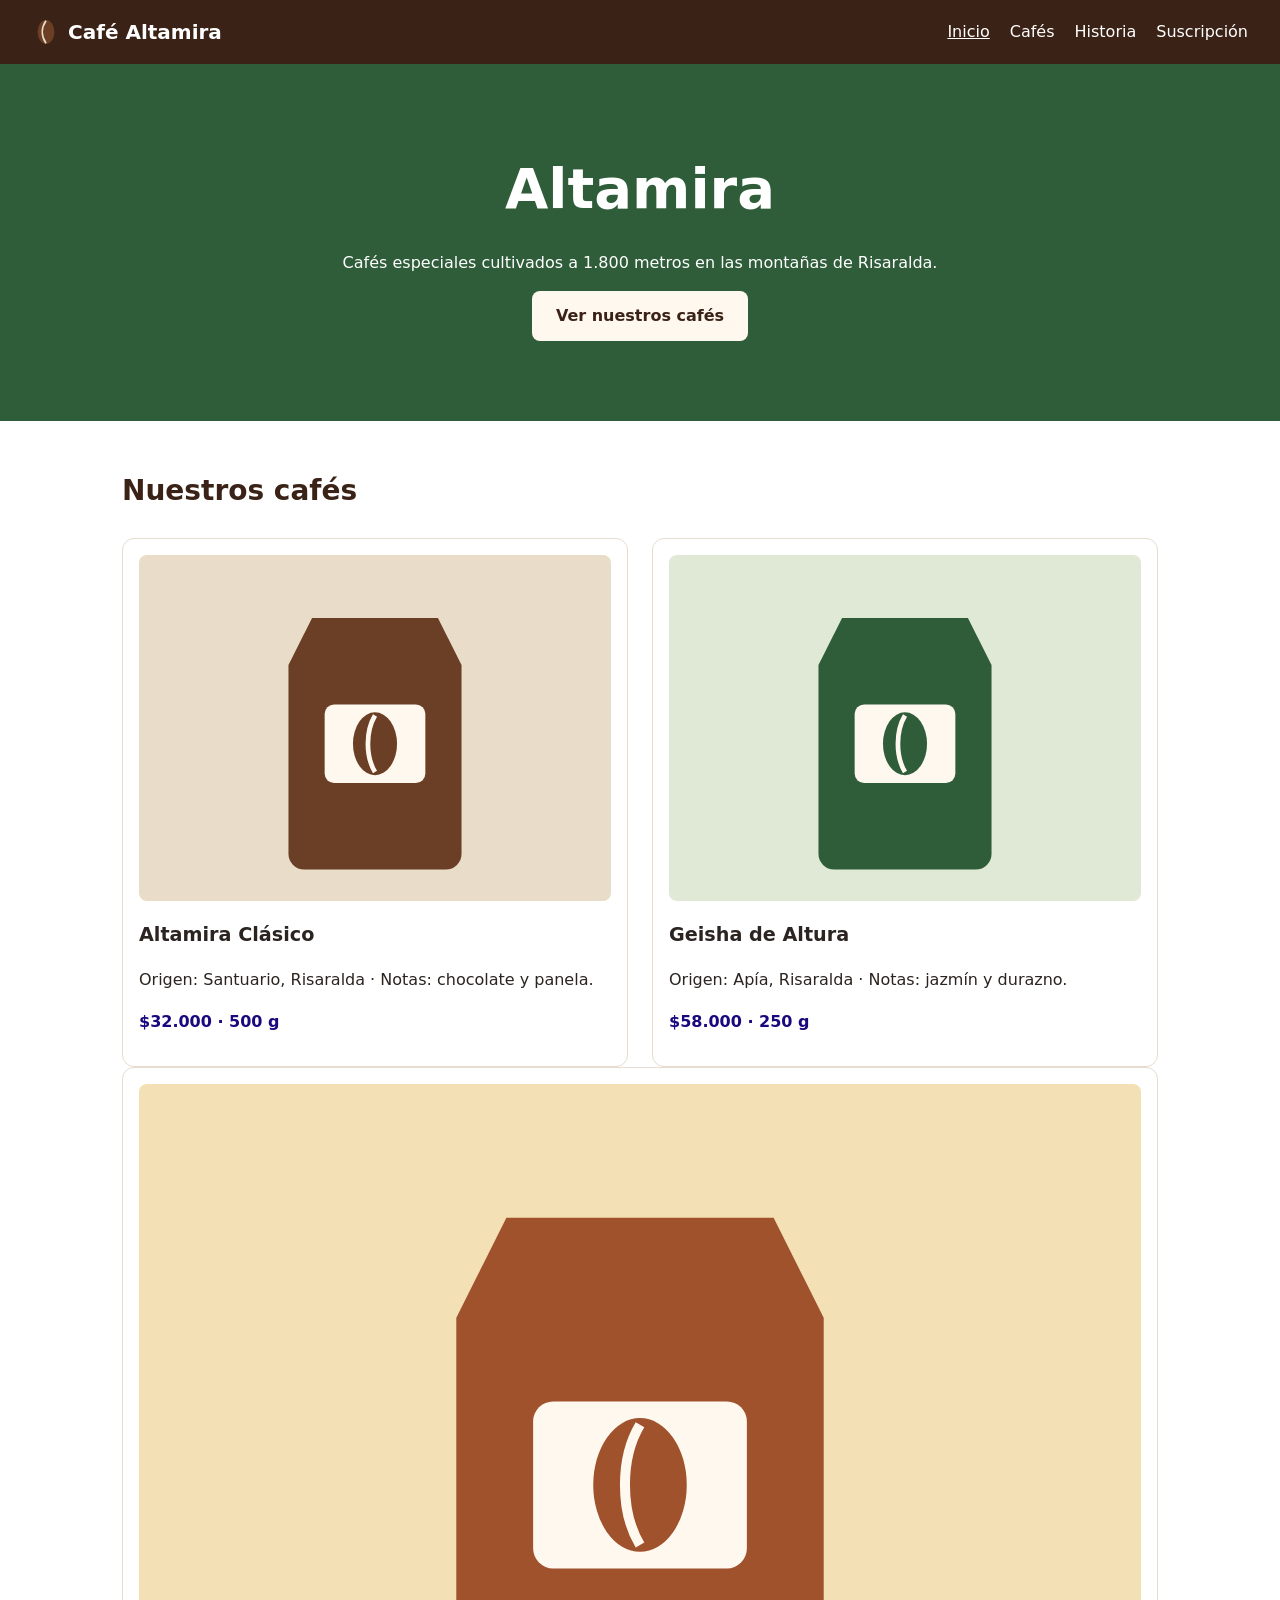
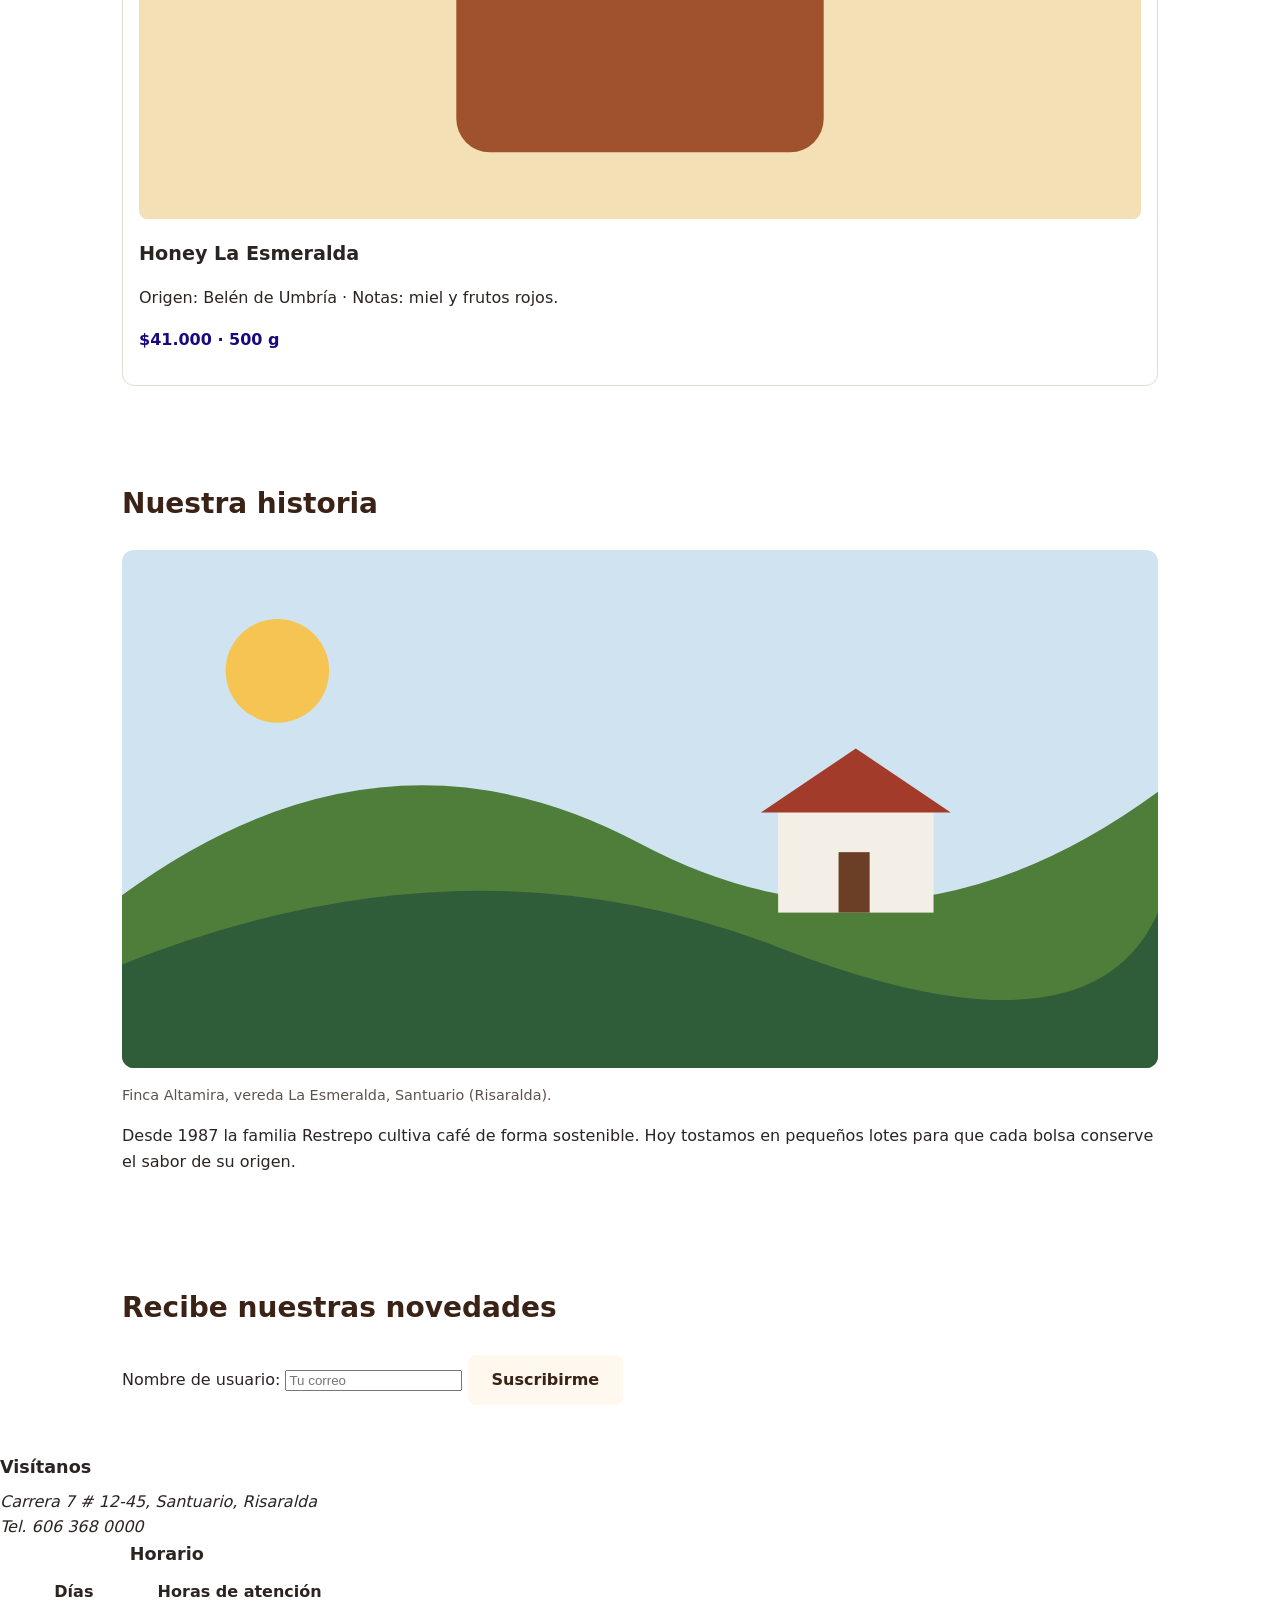
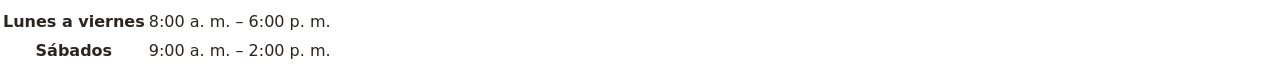
<file: cafe-altamira/index.html>
<!DOCTYPE html>
<html lang="es">
<head>
  <meta charset="UTF-8">
  <meta name="viewport" content="width=device-width, initial-scale=1.0">
  <title>Café Altamira · Cafés especiales del Eje Cafetero</title>
  <link rel="stylesheet" href="css/estilos.css">
</head>
<body>
  <!-- ============================================================
       TODO G1 (parte 1): el PRIMER elemento del body debe ser un enlace
       "Saltar al contenido" con class="saltar" que lleve a #contenido.
       ============================================================ -->
    <a class="saltar" href="#contenido">Saltar al contenido</a>
  <!-- ============================================================
       EJEMPLO RESUELTO 1 · Encabezado y navegación
       - <header> es un landmark: el lector de pantalla lo anuncia como "banner".
       - <nav> con aria-label distingue este menú de otros menús de la página.
       - Los enlaces van en una lista <ul>: el lector anuncia "lista, 4 elementos".
       ============================================================ -->
  <header class="encabezado">
    <a class="logo" href="index.html">
      <img src="img/grano.svg" alt="" width="28" height="28">
      Café Altamira
    </a>
    <nav aria-label="Principal">
      <ul class="menu">
        <li><a href="index.html" aria-current="page">Inicio</a></li>
        <li><a href="#cafes">Cafés</a></li>
        <li><a href="#historia">Historia</a></li>
        <li><a href="#suscripcion">Suscripción</a></li>
      </ul>
    </nav>
  </header>

  <!-- TODO G1 (parte 2): este div es el contenido principal.
       Conviértelo en <main id="contenido"> (y cierra con </main>). -->
  <main id="contenido">

    <!-- TODO G1 (parte 3): el título de la portada es un div con letra grande.
         Debe ser el ÚNICO <h1> de la página. -->
    <div class="hero">
      <h1> Altamira</h1>
      <p>Cafés especiales cultivados a 1.800 metros en las montañas de Risaralda.</p>
      <a class="boton" href="#cafes">Ver nuestros cafés</a>
    </div>

    <!-- ============================================================
         TODO G2 · Catálogo
         - El contenedor debe ser <section id="cafes"> con un <h2>.
         - Cada producto debe ser un <article> con el nombre en <h3>.
         - Cada imagen necesita un alt que describa el producto (no el nombre del archivo).
         ============================================================ -->
    <section class="seccion" id="cafes">
      <h2>Nuestros cafés</h2>
      <div class="productos">
        <article class="producto">
          <img src="img/cafe-clasico.svg" alt="cafe clasico" width="300" height="220">
          <h3>Altamira Clásico</h3>
          <p>Origen: Santuario, Risaralda · Notas: chocolate y panela.</p>
          <p class="precio">$32.000 · 500 g</p>
        </article>
        <article class="producto">
          <img src="img/cafe-geisha.svg" alt="cafe Geisha" width="300" height="220">
          <h3>Geisha de Altura</h3>
          <p>Origen: Apía, Risaralda · Notas: jazmín y durazno.</p>
          <p class="precio">$58.000 · 250 g</p>
        </div>
        </article>
        <article class="producto">
          <img src="img/cafe-honey.svg" alt="cafe Honey" width="300" height="220">
          <h3>Honey La Esmeralda</h3>
          <p>Origen: Belén de Umbría · Notas: miel y frutos rojos.</p>
          <p class="precio">$41.000 · 500 g</p>
        </div>
        </article>
      </div>
    </section>

    <!-- ============================================================
         EJEMPLO RESUELTO 2 · Sección con figura
         - aria-labelledby une la sección con su título: el lector la anuncia
           como "región, Nuestra historia".
         - <figure> + <figcaption> asocian la imagen con su pie de foto.
         - El alt describe lo que se VE; el figcaption agrega contexto.
         ============================================================ -->
    <section id="historia" class="seccion" aria-labelledby="historia-titulo">
      <h2 id="historia-titulo">Nuestra historia</h2>
      <figure class="figura">
        <img src="img/finca.svg" width="600" height="300"
             alt="Casa de la finca con techo rojo entre montañas verdes cubiertas de cafetales">
        <figcaption>Finca Altamira, vereda La Esmeralda, Santuario (Risaralda).</figcaption>
      </figure>
      <p>Desde 1987 la familia Restrepo cultiva café de forma sostenible. Hoy tostamos
        en pequeños lotes para que cada bolsa conserve el sabor de su origen.</p>
    </section>

    <!-- ============================================================
         TODO G3 · Suscripción
         - Usa <section id="suscripcion"> con un <h2> y un <form> real.
         - El campo de correo necesita: <label for="...">, type="email", id y required.
         - El "botón" es un div con onclick: cámbialo por <button type="submit">.
         ============================================================ -->
    <section id="suscripcion" class="seccion">
      <h2>Recibe nuestras novedades</h2>
      <form>
        <label for="correito">Nombre de usuario:</label>
        <input type="email" id="correito" placeholder="Tu correo" required>
        <button type="submit" class="boton" onclick="alert('¡Gracias!')">Suscribirme</button>
      </form>
    </section>

  </main>
  <!-- ============================================================
       TODO G4 · Pie de página
       - El contenedor debe ser <footer>.
       - La dirección y el teléfono van dentro de <address>.
       - El horario es una tabla de datos: <table> con <caption>,
         y celdas de encabezado <th scope="col"> / <th scope="row">.
       ============================================================ -->
  <footer>
    <div>
      <div class="pie-titulo">Visítanos</div>
      <address>Carrera 7 # 12-45, Santuario, Risaralda</address>
      <address>Tel. 606 368 0000</address>
    </div>
    <table>
      <caption class="pie-titulo">Horario</caption>
        <thead>
          <tr>
            <th scope="col">Días</th>
            <th scope="col">Horas de atención</th>
          </tr>
        </thead>
        <tbody>
          <tr>
            <th scope="row">Lunes a viernes</th>
            <td>8:00 a. m. – 6:00 p. m.</td>
          </tr>
          <tr>
            <th scope="row">Sábados</th>
            <td>9:00 a. m. – 2:00 p. m.</td>
          </tr>
        </tbody>
    </table>
  </footer>
</body>
</html>
</file>
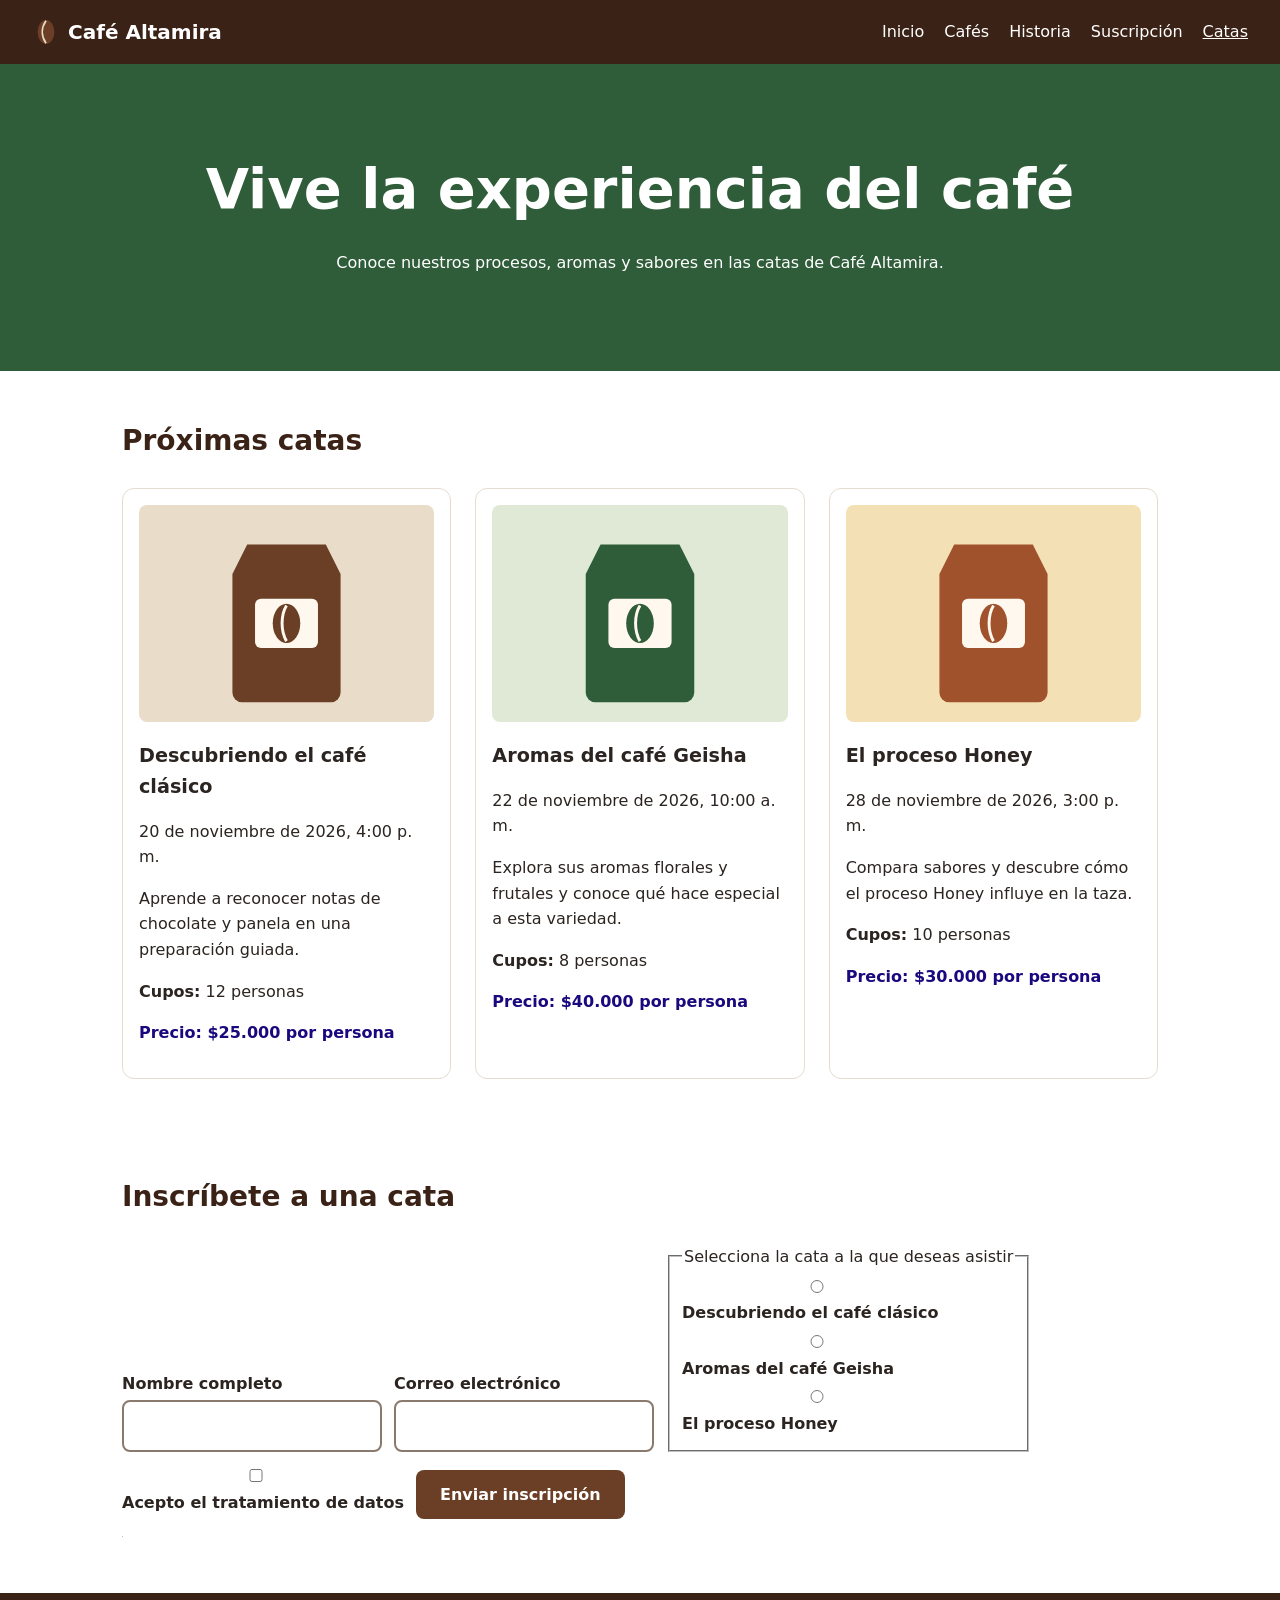
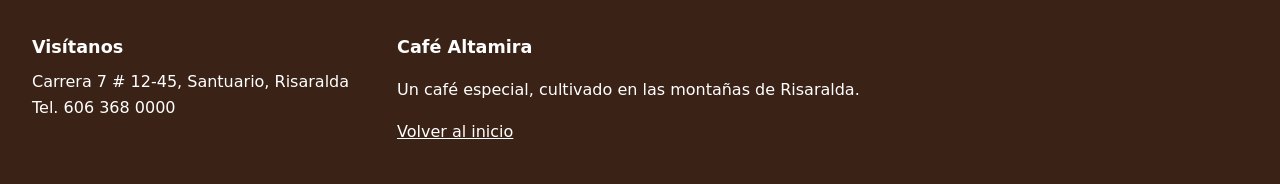
<file: cafe-altamira/eventos.html>
<!DOCTYPE html>
<html lang="es">
<head>
  <meta charset="UTF-8">
  <meta name="viewport" content="width=device-width, initial-scale=1.0">
  <title>Catas de café · Café Altamira</title>
  <link rel="stylesheet" href="css/estilos.css">
</head>
<body>
  <a class="saltar" href="#contenido">Saltar al contenido</a>

  <header class="encabezado">
    <a class="logo" href="index.html">
      <img src="img/grano.svg" alt="" width="28" height="28">
      Café Altamira
    </a>
    <nav aria-label="Principal">
      <ul class="menu">
        <li><a href="index.html">Inicio</a></li>
        <li><a href="index.html#cafes">Cafés</a></li>
        <li><a href="index.html#historia">Historia</a></li>
        <li><a href="index.html#suscripcion">Suscripción</a></li>
        <li><a href="eventos.html" aria-current="page">Catas</a></li>
      </ul>
    </nav>
  </header>

  <main id="contenido">
    <section class="hero">
      <h1>Vive la experiencia del café</h1>
      <p>Conoce nuestros procesos, aromas y sabores en las catas de Café Altamira.</p>
    </section>

    <section class="seccion" aria-labelledby="catas-titulo">
      <h2 id="catas-titulo">Próximas catas</h2>
      <div class="productos">
        <article class="producto">
          <img src="img/cafe-clasico.svg" alt="Bolsa de café Altamira Clásico, de notas achocolatadas" width="300" height="220">
          <h3>Descubriendo el café clásico</h3>
          <p><time datetime="2026-11-20T16:00">20 de noviembre de 2026, 4:00 p. m.</time></p>
          <p>Aprende a reconocer notas de chocolate y panela en una preparación guiada.</p>
          <p><strong>Cupos:</strong> 12 personas</p>
          <p class="precio"><strong>Precio:</strong> $25.000 por persona</p>
        </article>

        <article class="producto">
          <img src="img/cafe-geisha.svg" alt="Presentación del café Geisha de Altura" width="300" height="220">
          <h3>Aromas del café Geisha</h3>
          <p><time datetime="2026-11-22T10:00">22 de noviembre de 2026, 10:00 a. m.</time></p>
          <p>Explora sus aromas florales y frutales y conoce qué hace especial a esta variedad.</p>
          <p><strong>Cupos:</strong> 8 personas</p>
          <p class="precio"><strong>Precio:</strong> $40.000 por persona</p>
        </article>

        <article class="producto">
          <img src="img/cafe-honey.svg" alt="Café Honey La Esmeralda, de notas dulces y frutales" width="300" height="220">
          <h3>El proceso Honey</h3>
          <p><time datetime="2026-11-28T15:00">28 de noviembre de 2026, 3:00 p. m.</time></p>
          <p>Compara sabores y descubre cómo el proceso Honey influye en la taza.</p>
          <p><strong>Cupos:</strong> 10 personas</p>
          <p class="precio"><strong>Precio:</strong> $30.000 por persona</p>
        </article>
      </div>
    </section>

    <section class="seccion" aria-labelledby="inscripcion-titulo">
      <h2 id="inscripcion-titulo">Inscríbete a una cata</h2>
      <form class="formulario" action="#" method="get">
        <div>
          <label for="nombre">Nombre completo</label>
          <input type="text" id="nombre" name="nombre" autocomplete="name" required>
        </div>

        <div>
          <label for="correo">Correo electrónico</label>
          <input type="email" id="correo" name="correo" autocomplete="email" required>
        </div>

        <fieldset>
          <legend>Selecciona la cata a la que deseas asistir</legend>
          <div>
            <input type="radio" id="cata-clasico" name="cata" value="clasico" required>
            <label for="cata-clasico">Descubriendo el café clásico</label>
          </div>
          <div>
            <input type="radio" id="cata-geisha" name="cata" value="geisha">
            <label for="cata-geisha">Aromas del café Geisha</label>
          </div>
          <div>
            <input type="radio" id="cata-honey" name="cata" value="honey">
            <label for="cata-honey">El proceso Honey</label>
          </div>
        </fieldset>

        <div>
          <input type="checkbox" id="datos" name="datos" required>
          <label for="datos">Acepto el tratamiento de datos</label>
        </div>

        <button type="submit" class="boton">Enviar inscripción</button>
      </form>
      <img src="img/grano.svg" alt="" width="1" height="1" aria-hidden="true">
    </section>
  </main>

  <footer class="pie">
    <div>
      <h2>Visítanos</h2>
      <address>Carrera 7 # 12-45, Santuario, Risaralda</address>
      <address>Tel. 606 368 0000</address>
    </div>
    <div>
      <h2>Café Altamira</h2>
      <p>Un café especial, cultivado en las montañas de Risaralda.</p>
      <a href="index.html">Volver al inicio</a>
    </div>
  </footer>
</body>
</html>
</file>
<file: cafe-altamira/css/estilos.css>
/* ===== Café Altamira · estilos base ===== */
:root {
  --cafe: #6b3e26;
  --cafe-oscuro: #3b2216;
  --verde: #2f5d3a;
  --crema: #fff8ee;
  --texto: #2b2420;
}

* { box-sizing: border-box; }

body {
  margin: 0;
  font-family: system-ui, "Segoe UI", Arial, sans-serif;
  color: var(--texto);
  background: #ffffff;
  line-height: 1.6;
}

/* TODO G1 (parte 4): esta regla esconde el foco y deja sin guía a quien
   navega con teclado. Bórrala y agrega una regla :focus-visible con un
   outline visible (por ejemplo 3px solid). */
*:focus-visible {
  outline: 3px solid;
}

/* Enlace "Saltar al contenido": oculto hasta que recibe el foco */
.saltar {
  position: absolute;
  left: 1rem;
  top: -3rem;
  padding: .5rem 1rem;
  background: var(--cafe-oscuro);
  color: #fff;
  z-index: 10;
}
.saltar:focus { top: 1rem; }

/* ----- Encabezado ----- */
.encabezado {
  display: flex;
  flex-wrap: wrap;
  justify-content: space-between;
  align-items: center;
  gap: 1rem;
  padding: 1rem 2rem;
  background: var(--cafe-oscuro);
}
.logo {
  display: flex;
  align-items: center;
  gap: .5rem;
  color: #fff;
  font-weight: 700;
  font-size: 1.25rem;
  text-decoration: none;
}
.menu {
  display: flex;
  flex-wrap: wrap;
  gap: .5rem 1.25rem;
  list-style: none;
  margin: 0;
  padding: 0;
}
.menu a { color: #fff; text-decoration: none; }
.menu a:hover,
.menu a[aria-current="page"] { text-decoration: underline; }

/* ----- Portada ----- */
.hero {
  padding: 5rem 2rem;
  text-align: center;
  background: var(--verde);
  color: #fff;
}
.hero h1,
.titulo-grande {
  margin: 0 0 .5rem;
  font-size: clamp(2rem, 6vw, 3.5rem);
  font-weight: 800;
}
.boton {
  display: inline-block;
  padding: .75rem 1.5rem;
  border: 0;
  border-radius: .5rem;
  background: var(--crema);
  color: var(--cafe-oscuro);
  font: inherit;
  font-weight: 700;
  text-decoration: none;
  cursor: pointer;
}

/* ----- Secciones ----- */
.seccion {
  max-width: 1100px;
  margin: 0 auto;
  padding: 3rem 2rem;
}
.seccion h2,
.subtitulo {
  font-size: 1.75rem;
  font-weight: 700;
  margin: 0 0 1.5rem;
  color: var(--cafe-oscuro);
}

/* ----- Catálogo ----- */
.productos {
  display: grid;
  grid-template-columns: repeat(auto-fit, minmax(240px, 1fr));
  gap: 1.5rem;
}
.producto {
  padding: 1rem;
  border: 1px solid #e6dccf;
  border-radius: .75rem;
  background: #fff;
}
.producto img { width: 100%; height: auto; border-radius: .5rem; }
.producto h3,
.nombre { font-size: 1.2rem; font-weight: 700; margin: .75rem 0 .25rem; }

/* TODO G2 (parte 4): este color tiene un contraste de 2.7:1 sobre blanco.
   WCAG AA pide 4.5:1. Cámbialo por uno más oscuro (por ejemplo var(--cafe)). */
.precio {
  font-weight: 700;
  color: #1a097e;
}

/* ----- Historia ----- */
.figura { margin: 0 0 1rem; }
.figura img { width: 100%; height: auto; border-radius: .75rem; }
.figura figcaption { font-size: .9rem; color: #5c534d; margin-top: .5rem; }

/* ----- Suscripción ----- */
.formulario {
  display: flex;
  flex-wrap: wrap;
  gap: .75rem;
  align-items: flex-end;
}
.formulario label { display: block; font-weight: 600; margin-bottom: .25rem; }
.formulario input {
  padding: .7rem 1rem;
  min-width: 260px;
  border: 2px solid #8a7a6d;
  border-radius: .5rem;
  font: inherit;
}
.formulario .boton { background: var(--cafe); color: #fff; }

/* ----- Pie ----- */
.pie {
  display: flex;
  flex-wrap: wrap;
  gap: 3rem;
  padding: 2.5rem 2rem;
  background: var(--cafe-oscuro);
  color: #fff;
}
.pie h2,
.pie-titulo { font-size: 1.1rem; font-weight: 700; margin: 0 0 .5rem; }
.pie address { font-style: normal; }
.pie a { color: #fff; }
.pie table { border-collapse: collapse; }
.pie caption { text-align: left; font-weight: 700; margin-bottom: .5rem; }
.pie th,
.pie td { text-align: left; padding: .25rem 1rem .25rem 0; }
</file>
